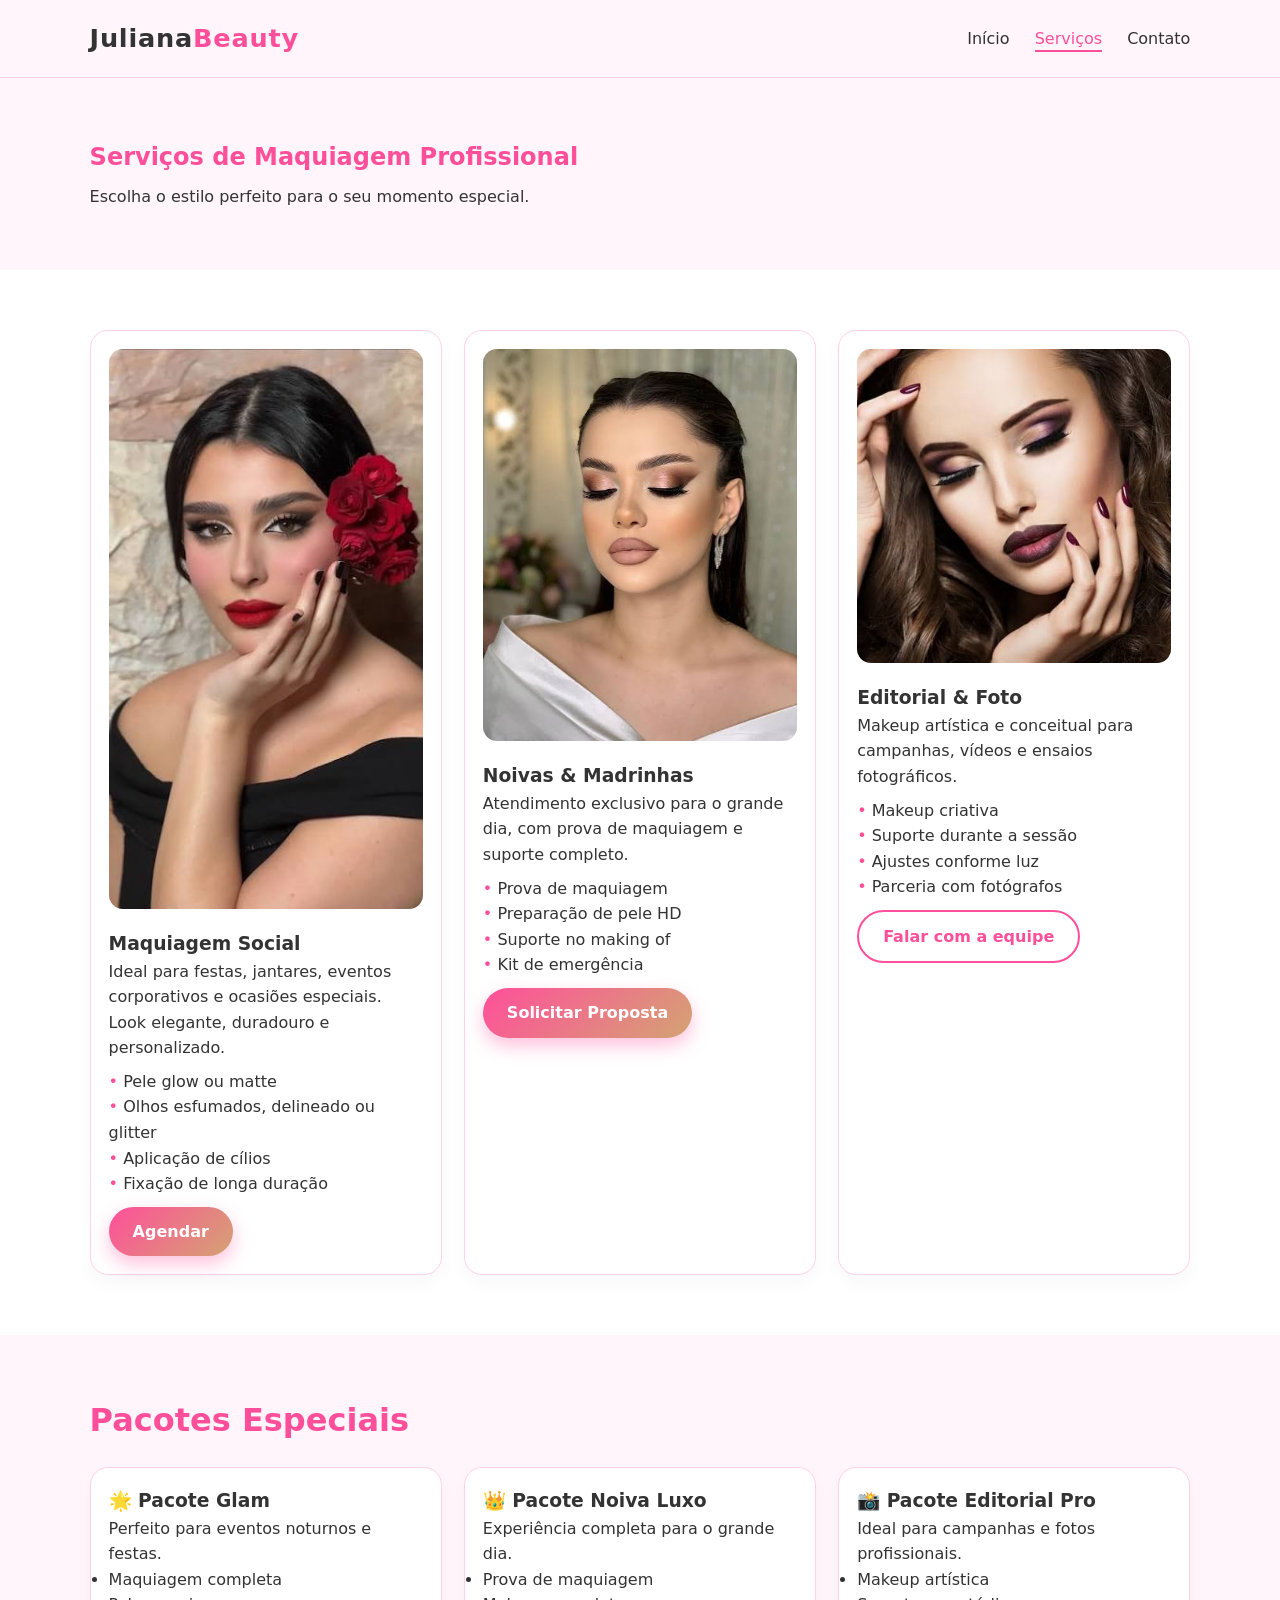
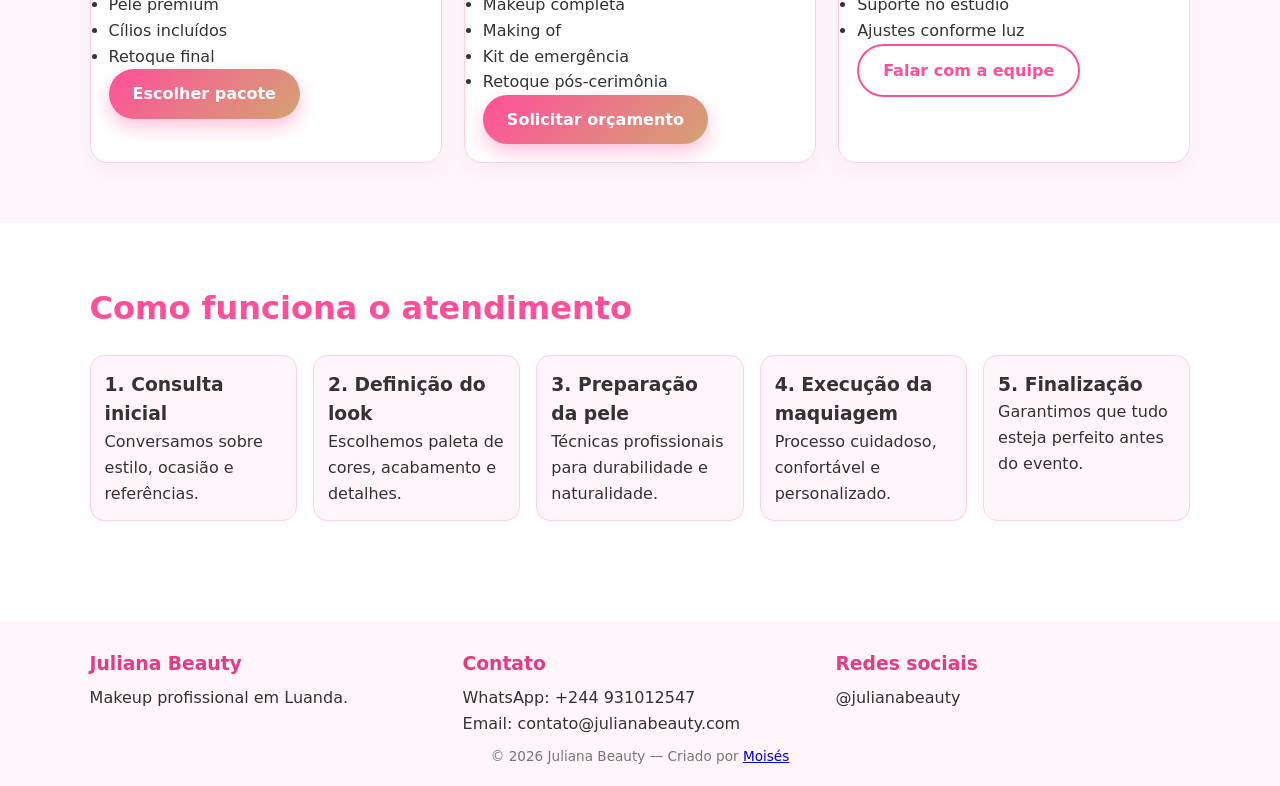
<file: servicos.html>
<!DOCTYPE html>
<html lang="pt-BR">
<head>
  <meta charset="UTF-8">
  <title>Serviços - Juliana Beauty</title>
  <link rel="stylesheet" href="style.css">
</head>

<body>

<header class="navbar">
  <div class="logo">Juliana<span>Beauty</span></div>
  <nav>
    <a href="index.html">Início</a>
    <a href="servicos.html" class="active">Serviços</a>
    <a href="contato.html">Contato</a>
  </nav>
</header>

<section class="page-header">
  <h1>Serviços de Maquiagem Profissional</h1>
  <p>Escolha o estilo perfeito para o seu momento especial.</p>
</section>

<!-- SERVIÇOS PRINCIPAIS -->
<section class="services">
  <div class="cards">

    <div class="card service">
      <img src="images (6).jpg" class="card-img">
      <h3>Maquiagem Social</h3>
      <p>
        Ideal para festas, jantares, eventos corporativos e ocasiões especiais.
        Look elegante, duradouro e personalizado.
      </p>
      <ul>
        <li>Pele glow ou matte</li>
        <li>Olhos esfumados, delineado ou glitter</li>
        <li>Aplicação de cílios</li>
        <li>Fixação de longa duração</li>
      </ul>
      <a href="contato.html" class="btn primary">Agendar</a>
    </div>

    <div class="card service">
      <img src="images (5).jpg" class="card-img">
      <h3>Noivas & Madrinhas</h3>
      <p>
        Atendimento exclusivo para o grande dia, com prova de maquiagem e suporte completo.
      </p>
      <ul>
        <li>Prova de maquiagem</li>
        <li>Preparação de pele HD</li>
        <li>Suporte no making of</li>
        <li>Kit de emergência</li>
      </ul>
      <a href="contato.html" class="btn primary">Solicitar Proposta</a>
    </div>

    <div class="card service">
      <img src="images (1).jpg" class="card-img">
      <h3>Editorial & Foto</h3>
      <p>
        Makeup artística e conceitual para campanhas, vídeos e ensaios fotográficos.
      </p>
      <ul>
        <li>Makeup criativa</li>
        <li>Suporte durante a sessão</li>
        <li>Ajustes conforme luz</li>
        <li>Parceria com fotógrafos</li>
      </ul>
      <a href="contato.html" class="btn outline">Falar com a equipe</a>
    </div>

  </div>
</section>

<!-- PACOTES -->
<section class="pacotes">
  <h2>Pacotes Especiais</h2>

  <div class="cards">

    <div class="card">
      <h3>🌟 Pacote Glam</h3>
      <p>Perfeito para eventos noturnos e festas.</p>
      <ul>
        <li>Maquiagem completa</li>
        <li>Pele premium</li>
        <li>Cílios incluídos</li>
        <li>Retoque final</li>
      </ul>
      <a href="contato.html" class="btn primary">Escolher pacote</a>
    </div>

    <div class="card">
      <h3>👑 Pacote Noiva Luxo</h3>
      <p>Experiência completa para o grande dia.</p>
      <ul>
        <li>Prova de maquiagem</li>
        <li>Makeup completa</li>
        <li>Making of</li>
        <li>Kit de emergência</li>
        <li>Retoque pós-cerimônia</li>
      </ul>
      <a href="contato.html" class="btn primary">Solicitar orçamento</a>
    </div>

    <div class="card">
      <h3>📸 Pacote Editorial Pro</h3>
      <p>Ideal para campanhas e fotos profissionais.</p>
      <ul>
        <li>Makeup artística</li>
        <li>Suporte no estúdio</li>
        <li>Ajustes conforme luz</li>
      </ul>
      <a href="contato.html" class="btn outline">Falar com a equipe</a>
    </div>

  </div>
</section>

<!-- PROCESSO -->
<section class="processo">
  <h2>Como funciona o atendimento</h2>

  <div class="processo-grid">
    <div class="step">
      <h3>1. Consulta inicial</h3>
      <p>Conversamos sobre estilo, ocasião e referências.</p>
    </div>

    <div class="step">
      <h3>2. Definição do look</h3>
      <p>Escolhemos paleta de cores, acabamento e detalhes.</p>
    </div>

    <div class="step">
      <h3>3. Preparação da pele</h3>
      <p>Técnicas profissionais para durabilidade e naturalidade.</p>
    </div>

    <div class="step">
      <h3>4. Execução da maquiagem</h3>
      <p>Processo cuidadoso, confortável e personalizado.</p>
    </div>

    <div class="step">
      <h3>5. Finalização</h3>
      <p>Garantimos que tudo esteja perfeito antes do evento.</p>
    </div>
  </div>
</section>

<footer>
  <div class="footer-grid">
    <div>
      <h3>Juliana Beauty</h3>
      <p>Makeup profissional em Luanda.</p>
    </div>

    <div>
      <h3>Contato</h3>
      <p>WhatsApp: +244 931012547</p>
      <p>Email: contato@julianabeauty.com</p>
    </div>

    <div>
      <h3>Redes sociais</h3>
      <p>@julianabeauty</p>
    </div>
  </div>

  <p class="copy">© 2026 Juliana Beauty — Criado por <a href="1783893069416.jpg">Moisés</a></p>
</footer>

</body>
</html>
</file>
<file: style.css>
* {
  margin: 0;
  padding: 0;
  box-sizing: border-box;
}

:root {
  --rosa-claro: #fff5fa;
  --rosa: #ff4f9a;
  --rosa-escuro: #e23c86;
  --dourado: #d4a373;
  --texto: #333333;
  --cinza-claro: #f3f3f3;
}

body {
  font-family: "Poppins", system-ui, -apple-system, BlinkMacSystemFont, sans-serif;
  background: #ffffff;
  color: var(--texto);
  line-height: 1.6;
}

/* NAVBAR */
.navbar {
  display: flex;
  justify-content: space-between;
  align-items: center;
  padding: 18px 7%;
  background: var(--rosa-claro);
  border-bottom: 1px solid #ffd0e6;
  position: sticky;
  top: 0;
  z-index: 10;
}

.logo {
  font-size: 1.6rem;
  font-weight: 700;
  letter-spacing: 0.03em;
}

.logo span {
  color: var(--rosa);
}

nav a {
  margin-left: 20px;
  color: var(--texto);
  text-decoration: none;
  font-weight: 500;
  position: relative;
  padding-bottom: 4px;
}

nav a::after {
  content: "";
  position: absolute;
  left: 0;
  bottom: 0;
  width: 0;
  height: 2px;
  background: var(--rosa);
  transition: width 0.2s;
}

nav a:hover::after,
nav a.active::after {
  width: 100%;
}

nav a.active {
  color: var(--rosa);
}

/* HERO */
.hero {
  height: 80vh;
  background-size: cover;
  background-position: center;
  position: relative;
  display: flex;
  align-items: center;
  padding: 0 7%;
}

.overlay-light {
  position: absolute;
  inset: 0;
  background: rgba(255, 245, 250, 0.7);
}

.hero-content {
  position: relative;
  max-width: 520px;
  animation: fadeInUp 0.8s ease-out;
}

.hero h1 {
  font-size: 2.8rem;
  color: var(--rosa);
  margin-bottom: 15px;
}

.hero p {
  font-size: 1.1rem;
  margin-bottom: 25px;
  color: #555;
}

.cta-buttons {
  display: flex;
  flex-wrap: wrap;
  gap: 15px;
}

.btn {
  padding: 12px 24px;
  border-radius: 999px;
  text-decoration: none;
  font-weight: 600;
  transition: transform 0.2s, box-shadow 0.2s, background 0.2s, color 0.2s;
  display: inline-flex;
  align-items: center;
  justify-content: center;
}

.primary {
  background: linear-gradient(135deg, var(--rosa), var(--dourado));
  color: #fff;
  box-shadow: 0 8px 18px rgba(255, 79, 154, 0.35);
}

.primary:hover {
  transform: translateY(-2px);
  box-shadow: 0 10px 22px rgba(255, 79, 154, 0.45);
}

.outline {
  border: 2px solid var(--rosa);
  color: var(--rosa);
  background: transparent;
}

.outline:hover {
  background: var(--rosa);
  color: #fff;
}

/* SEÇÕES GENÉRICAS */
section {
  padding: 60px 7%;
}

section h2 {
  font-size: 2rem;
  margin-bottom: 20px;
  color: var(--rosa);
}

/* SOBRE */
.sobre {
  background: #ffffff;
}

.sobre p {
  max-width: 720px;
  margin-bottom: 25px;
}

.sobre-grid {
  display: grid;
  grid-template-columns: minmax(0, 1.1fr) minmax(0, 1fr);
  gap: 30px;
  align-items: center;
}

.sobre-grid img {
  width: 100%;
  border-radius: 18px;
  box-shadow: 0 10px 25px rgba(0, 0, 0, 0.08);
}

.sobre-grid h3 {
  margin-bottom: 10px;
}

.sobre-grid ul {
  list-style: none;
}

.sobre-grid li {
  margin-bottom: 6px;
}

/* FEATURES / SERVIÇOS RESUMIDOS */
.features {
  background: var(--rosa-claro);
}

.cards {
  display: grid;
  grid-template-columns: repeat(auto-fit, minmax(260px, 1fr));
  gap: 22px;
}

.card {
  background: #ffffff;
  padding: 18px;
  border-radius: 18px;
  border: 1px solid #ffd0e6;
  box-shadow: 0 8px 18px rgba(0, 0, 0, 0.03);
  transition: transform 0.2s, box-shadow 0.2s;
}

.card:hover {
  transform: translateY(-4px);
  box-shadow: 0 12px 26px rgba(0, 0, 0, 0.06);
}

.card-img {
  width: 100%;
  border-radius: 14px;
  margin-bottom: 12px;
}

/* GALERIA */
.galeria {
  background: #ffffff;
}

.galeria-grid {
  display: grid;
  grid-template-columns: repeat(auto-fit, minmax(220px, 1fr));
  gap: 16px;
}

.galeria-grid img {
  width: 100%;
  border-radius: 16px;
  object-fit: cover;
  height: 220px;
  transition: transform 0.2s, box-shadow 0.2s;
}

.galeria-grid img:hover {
  transform: scale(1.03);
  box-shadow: 0 10px 24px rgba(0, 0, 0, 0.08);
}

/* DEPOIMENTOS */
.depoimentos {
  background: var(--rosa-claro);
}

.depoimentos-grid {
  display: grid;
  grid-template-columns: repeat(auto-fit, minmax(260px, 1fr));
  gap: 18px;
}

.dep {
  background: #ffffff;
  border-radius: 16px;
  padding: 18px;
  border: 1px solid #ffd0e6;
}

.dep p {
  font-style: italic;
  margin-bottom: 8px;
}

/* FAQ */
.faq {
  background: #ffffff;
}

.faq-item {
  border-radius: 14px;
  border: 1px solid #ffd0e6;
  padding: 14px 16px;
  margin-bottom: 10px;
  background: #fff;
}

.faq-item h3 {
  font-size: 1rem;
  margin-bottom: 4px;
  color: var(--rosa-escuro);
}

/* PAGE HEADER */
.page-header {
  background: var(--rosa-claro);
  text-align: left;
}

.page-header h1 {
  color: var(--rosa);
  margin-bottom: 8px;
}

/* SERVIÇOS (PÁGINA) */
.services {
  background: #ffffff;
}

.service ul {
  list-style: none;
  margin-top: 8px;
  margin-bottom: 10px;
}

.service ul li::before {
  content: "• ";
  color: var(--rosa);
}

/* PACOTES */
.pacotes {
  background: var(--rosa-claro);
}

/* PROCESSO */
.processo {
  background: #ffffff;
}

.processo-grid {
  display: grid;
  grid-template-columns: repeat(auto-fit, minmax(180px, 1fr));
  gap: 16px;
}

.step {
  background: #fff5fa;
  border-radius: 14px;
  padding: 14px;
  border: 1px solid #ffd0e6;
}

/* CONTATO */
.contact-grid {
  padding: 60px 7%;
  display: grid;
  grid-template-columns: minmax(0, 1.1fr) minmax(0, 1fr);
  gap: 32px;
  background: #ffffff;
}

.contact-form input,
.contact-form select,
.contact-form textarea {
  width: 100%;
  padding: 11px;
  margin-bottom: 12px;
  border-radius: 10px;
  border: 1px solid #ffd0e6;
  background: #ffffff;
  color: var(--texto);
  font-size: 0.95rem;
}

.contact-form input:focus,
.contact-form select:focus,
.contact-form textarea:focus {
  outline: none;
  border-color: var(--rosa);
  box-shadow: 0 0 0 2px rgba(255, 79, 154, 0.15);
}

.contact-img {
  width: 100%;
  border-radius: 18px;
  margin-bottom: 18px;
  box-shadow: 0 10px 24px rgba(0, 0, 0, 0.08);
}

.contact-info ul {
  list-style: none;
  margin-top: 10px;
}

.contact-info li {
  margin-bottom: 6px;
}

/* FOOTER */
footer {
  background: var(--rosa-claro);
  padding: 28px 7% 18px;
  margin-top: 40px;
}

.footer-grid {
  display: grid;
  grid-template-columns: repeat(auto-fit, minmax(180px, 1fr));
  gap: 18px;
  margin-bottom: 10px;
}

.footer-grid h3 {
  color: var(--rosa-escuro);
  margin-bottom: 6px;
}

.copy {
  text-align: center;
  font-size: 0.85rem;
  color: #777;
}

/* ANIMAÇÕES */
@keyframes fadeInUp {
  from {
    opacity: 0;
    transform: translateY(12px);
  }
  to {
    opacity: 1;
    transform: translateY(0);
  }
}

/* RESPONSIVO */
@media (max-width: 900px) {
  .hero {
    height: auto;
    padding-top: 40px;
    padding-bottom: 40px;
  }

  .hero-content h1 {
    font-size: 2.2rem;
  }

  .sobre-grid,
  .contact-grid {
    grid-template-columns: 1fr;
  }

  .navbar {
    flex-direction: column;
    align-items: flex-start;
    gap: 10px;
  }
}

@media (max-width: 600px) {
  section {
    padding: 40px 6%;
  }

  .hero {
    padding: 30px 6%;
  }

  .cta-buttons {
    flex-direction: column;
  }
}
</file>
